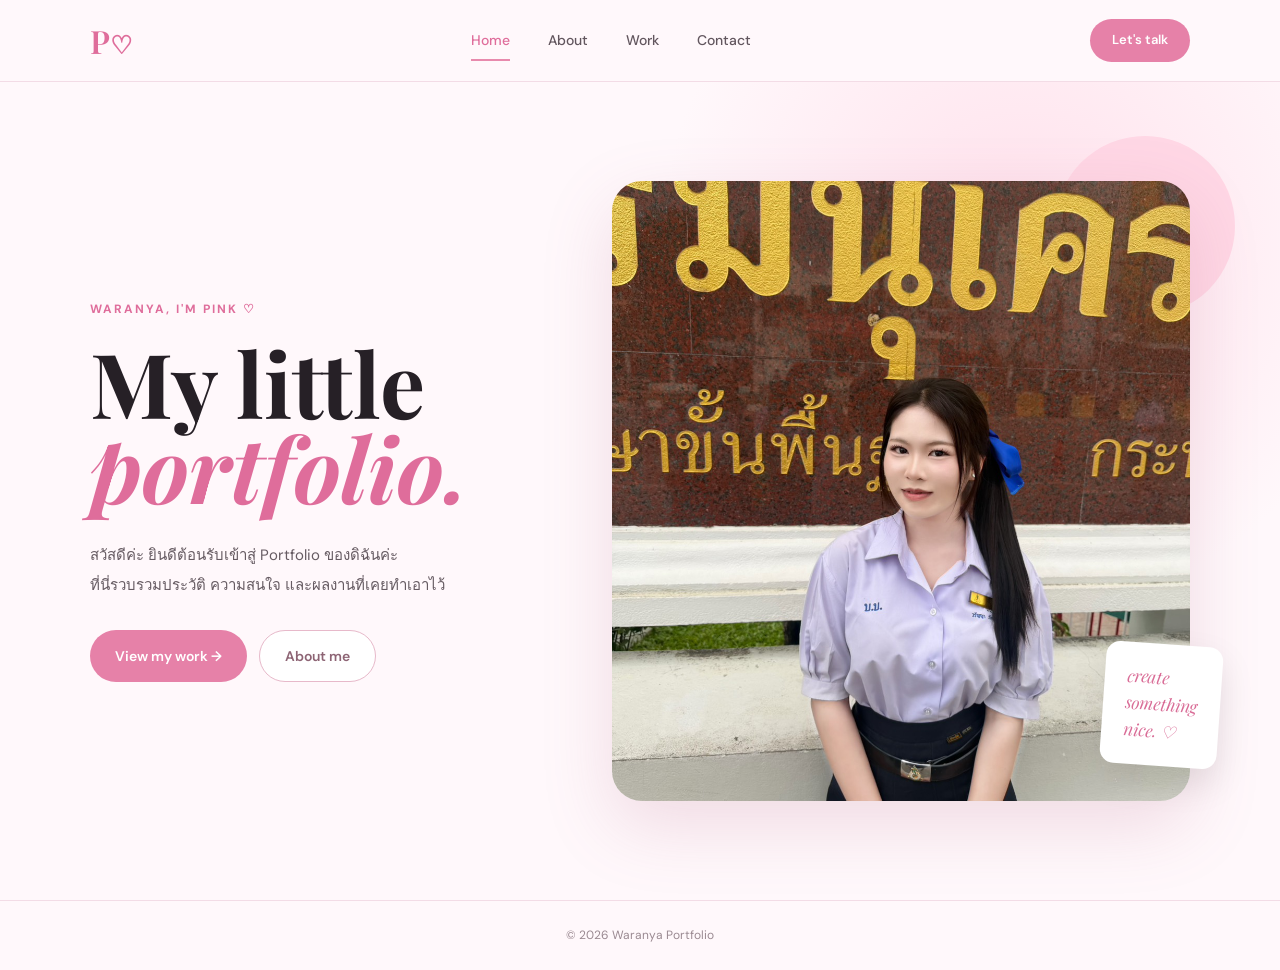
<file: index.html>
<!DOCTYPE html>
<html lang="th">

<head>
    <meta charset="UTF-8">
    <meta name="viewport" content="width=device-width, initial-scale=1.0">

    <title>Waranya | Portfolio</title>

    <link rel="stylesheet" href="style.css">

    <link rel="preconnect" href="https://fonts.googleapis.com">
    <link rel="preconnect" href="https://fonts.gstatic.com" crossorigin>

    <link href="https://fonts.googleapis.com/css2?family=DM+Sans:wght@400;500;600;700&family=Playfair+Display:ital,wght@0,600;1,600&display=swap" rel="stylesheet">
</head>

<body>

<header class="header">

    <a href="index.html" class="logo">
        P<span>♡</span>
    </a>

    <nav class="nav">
        <a href="index.html" class="active">Home</a>
        <a href="about.html">About</a>
        <a href="projects.html">Work</a>
        <a href="contact.html">Contact</a>
    </nav>

    <a href="contact.html" class="nav-btn">
        Let's talk
    </a>

</header>


<main>

    <section class="home-hero">

        <div class="home-content">

            <p class="eyebrow">
                WARANYA, I'M PINK ♡
            </p>

            <h1>
                My little
                <br>
                <em>portfolio.</em>
            </h1>

            <p class="home-description">
                สวัสดีค่ะ ยินดีต้อนรับเข้าสู่ Portfolio
                ของดิฉันค่ะ<br>
                ที่นี่รวบรวมประวัติ ความสนใจ
                และผลงานที่เคยทำเอาไว้
            </p>

            <div class="home-buttons">

                <a href="projects.html" class="btn pink-btn">
                    View my work →
                </a>

                <a href="about.html" class="btn white-btn">
                    About me
                </a>

            </div>

        </div>


        <div class="home-image">

            <div class="image-decoration"></div>

            <img src="S__74276878.jpg" alt="Waranya Portfolio">

            <div class="image-note">
                create<br>
                something<br>
                nice. ♡
            </div>

        </div>

    </section>

</main>


<footer>
    <p>© 2026 Waranya Portfolio</p>
</footer>

</body>
</html>
</file>
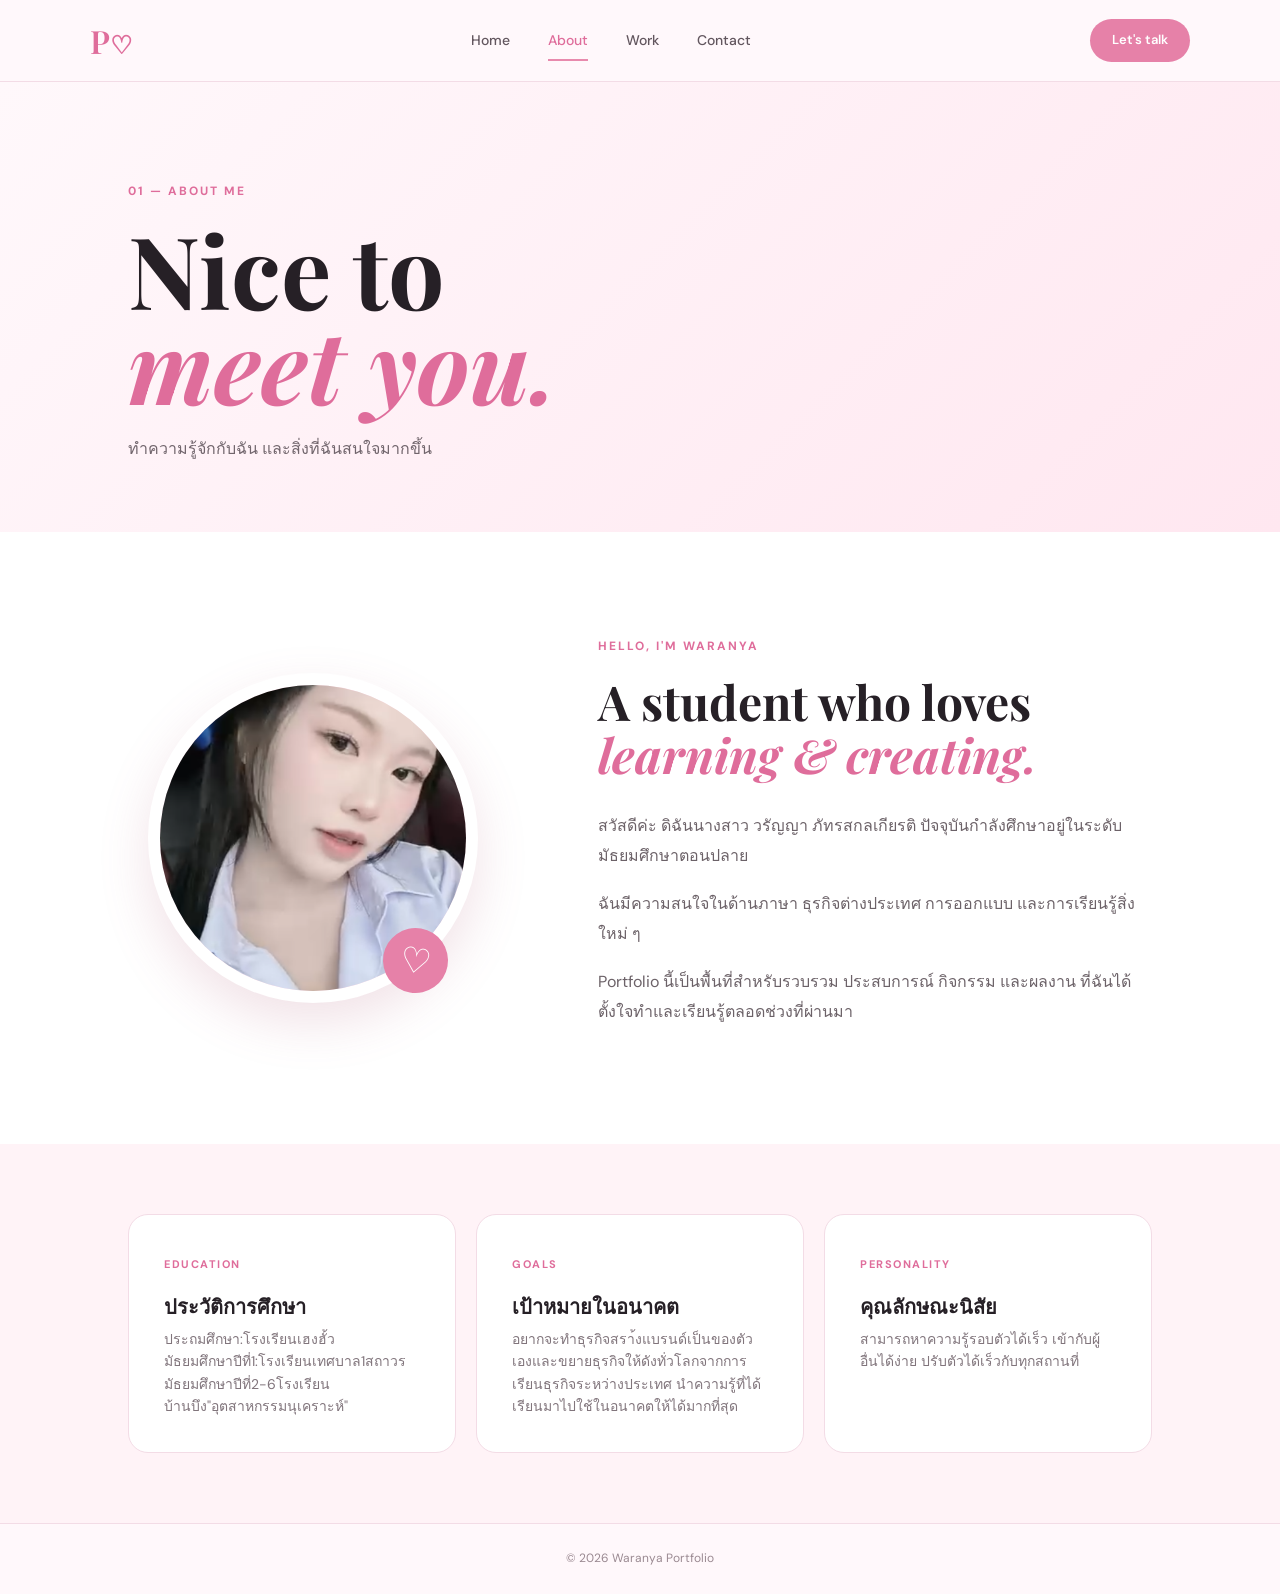
<file: about.html>
<!DOCTYPE html>
<html lang="th">

<head>
    <meta charset="UTF-8">
    <meta name="viewport" content="width=device-width, initial-scale=1.0">

    <title>About | Waranya</title>

    <link rel="stylesheet" href="style.css">

    <link rel="preconnect" href="https://fonts.googleapis.com">
    <link rel="preconnect" href="https://fonts.gstatic.com" crossorigin>

    <link href="https://fonts.googleapis.com/css2?family=DM+Sans:wght@400;500;600;700&family=Playfair+Display:ital,wght@0,600;1,600&display=swap" rel="stylesheet">
</head>

<body>

<header class="header">

    <a href="index.html" class="logo">
        P<span>♡</span>
    </a>

    <nav class="nav">
        <a href="index.html">Home</a>
        <a href="about.html" class="active">About</a>
        <a href="projects.html">Work</a>
        <a href="contact.html">Contact</a>
    </nav>

    <a href="contact.html" class="nav-btn">
        Let's talk
    </a>

</header>


<main>

    <section class="page-hero">

        <div>
            <p class="eyebrow">
                01 — ABOUT ME
            </p>

            <h1>
                Nice to
                <br>
                <em>meet you.</em>
            </h1>

            <p class="page-intro">
                ทำความรู้จักกับฉัน
                และสิ่งที่ฉันสนใจมากขึ้น
            </p>
        </div>

    </section>


    <section class="about-section">

        <div class="profile-area">

            <div class="profile-circle">

                <img src="profile.jpg" alt="Waranya">

            </div>

            <div class="profile-heart">
                ♡
            </div>

        </div>


        <div class="about-text">

            <span class="small-title">
                HELLO, I'M WARANYA
            </span>

            <h2>
                A student who loves
                <em>learning & creating.</em>
            </h2>

            <p>
                สวัสดีค่ะ ดิฉันนางสาว วรัญญา ภัทรสกลเกียรติ
                ปัจจุบันกำลังศึกษาอยู่ในระดับมัธยมศึกษาตอนปลาย
            </p>

            <p>
                ฉันมีความสนใจในด้านภาษา
                ธุรกิจต่างประเทศ การออกแบบ
                และการเรียนรู้สิ่งใหม่ ๆ
            </p>

            <p>
                Portfolio นี้เป็นพื้นที่สำหรับรวบรวม
                ประสบการณ์ กิจกรรม และผลงาน
                ที่ฉันได้ตั้งใจทำและเรียนรู้ตลอดช่วงที่ผ่านมา
            </p>

        </div>

    </section>


    <section class="info-section">

        <div class="info-box">

            <span>EDUCATION</span>

            <h3>
                ประวัติการศึกษา
            </h3>

            <p>ประถมศึกษา:โรงเรียนเฮงฮั้ว<p>
            <p>มัธยมศึกษาปีที่1:โรงเรียนเทศบาล1สถาวร<p>
            <p>มัธยมศึกษาปีที่2-6โรงเรียนบ้านบึง"อุตสาหกรรมนุเคราะห์"<p>
            </p>

        </div>


        <div class="info-box">

            <span>GOALS</span>

            <h3>
                เป้าหมายในอนาคต
            </h3>

            <p>
                อยากจะทำธุรกิจสรา้งแบรนด์เป็นของตัวเองและขยายธุรกิจให้ดังทั่วโลกจากการเรียนธุรกิจระหว่างประเทศ
                นำความรู้ที่ได้เรียนมาไปใช้ในอนาคตให้ได้มากที่สุด
            </p>

        </div>


        <div class="info-box">

            <span>PERSONALITY</span>

            <h3>
                คุณลักษณะนิสัย
            </h3>

            <p>
                สามารถหาความรู้รอบตัวได้เร็ว เข้ากับผู้อื่นได้ง่าย ปรับตัวได้เร็วกับทุกสถานที่
            </p>

        </div>

    </section>

</main>


<footer>
    <p>© 2026 Waranya Portfolio</p>
</footer>

</body>
</html>
</file>
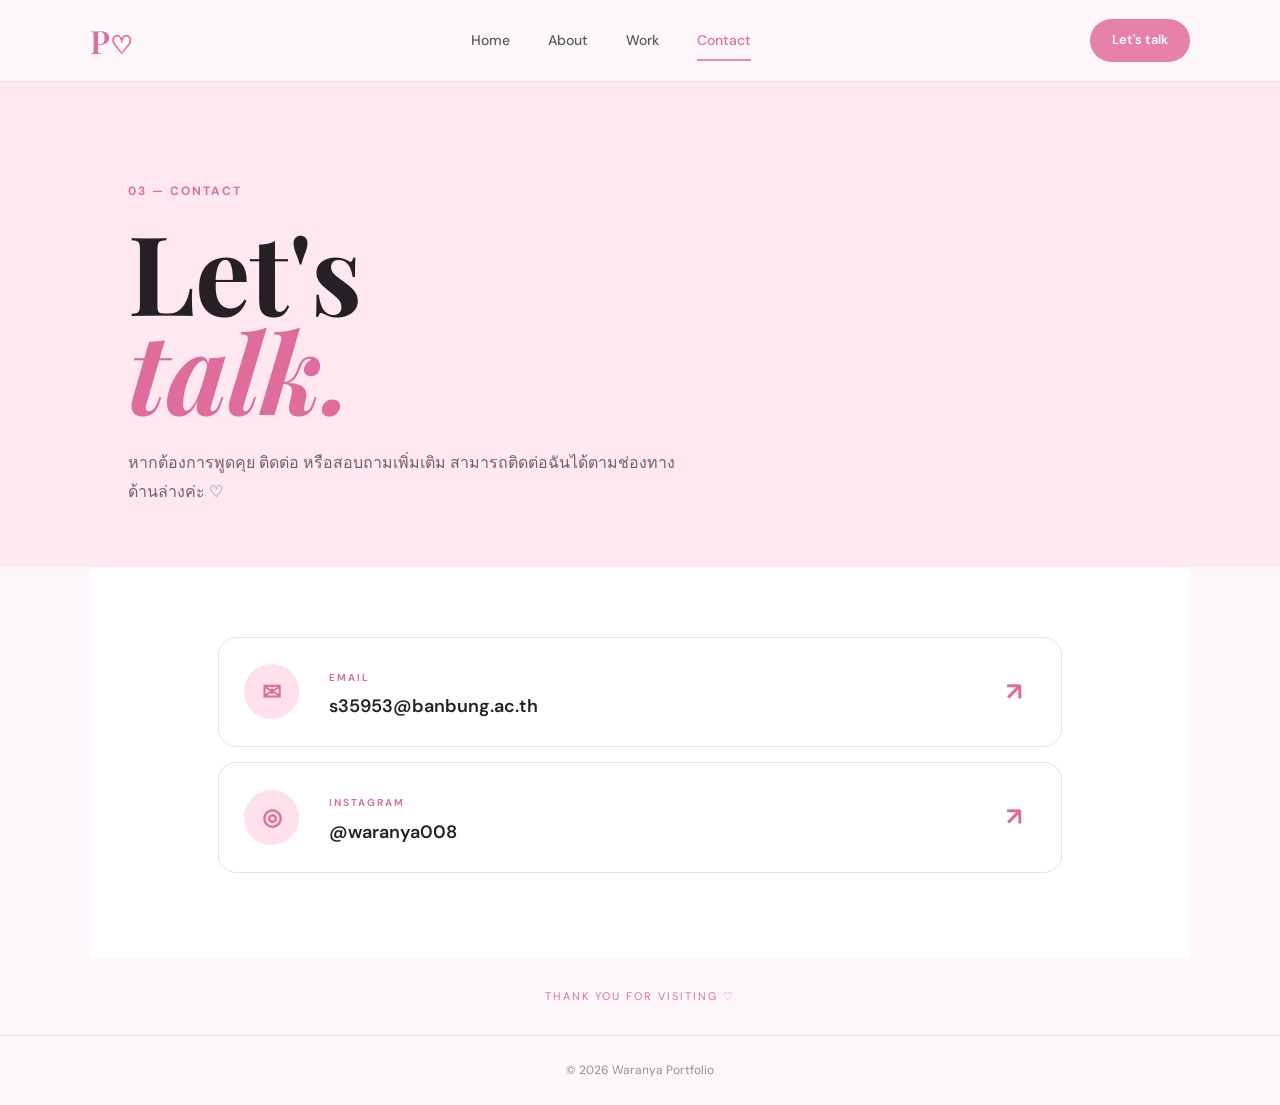
<file: contact.html>
<!DOCTYPE html>
<html lang="th">

<head>
    <meta charset="UTF-8">
    <meta name="viewport" content="width=device-width, initial-scale=1.0">

    <title>Contact | Waranya</title>

    <link rel="stylesheet" href="style.css">

    <link rel="preconnect" href="https://fonts.googleapis.com">
    <link rel="preconnect" href="https://fonts.gstatic.com" crossorigin>

    <link href="https://fonts.googleapis.com/css2?family=DM+Sans:wght@400;500;600;700&family=Playfair+Display:ital,wght@0,600;1,600&display=swap" rel="stylesheet">
</head>

<body>

<header class="header">

    <a href="index.html" class="logo">
        P<span>♡</span>
    </a>

    <nav class="nav">
        <a href="index.html">Home</a>
        <a href="about.html">About</a>
        <a href="projects.html">Work</a>
        <a href="contact.html" class="active">Contact</a>
    </nav>

    <a href="contact.html" class="nav-btn">
        Let's talk
    </a>

</header>


<main>

    <section class="contact-hero">

        <p class="eyebrow">
            03 — CONTACT
        </p>

        <h1>
            Let's
            <br>
            <em>talk.</em>
        </h1>

        <p>
            หากต้องการพูดคุย ติดต่อ หรือสอบถามเพิ่มเติม
            สามารถติดต่อฉันได้ตามช่องทางด้านล่างค่ะ ♡
        </p>

    </section>


    <section class="contact-section">


        <a href="mailto:your-email@gmail.com" class="contact-card">

            <div class="contact-icon">
                ✉
            </div>

            <div>
                <span>
                    EMAIL
                </span>

                <h2>
                    s35953@banbung.ac.th
                </h2>
            </div>

            <strong>
                ↗
            </strong>

        </a>


        <a href="#" class="contact-card">

            <div class="contact-icon">
                ◎
            </div>

            <div>
                <span>
                    INSTAGRAM
                </span>

                <h2>
                    @waranya008
                </h2>
            </div>

            <strong>
                ↗
            </strong>

        </a>



    </section>


    <div class="contact-bottom">
        <span>THANK YOU FOR VISITING ♡</span>
    </div>

</main>


<footer>
    <p>© 2026 Waranya Portfolio</p>
</footer>

</body>
</html>
</file>
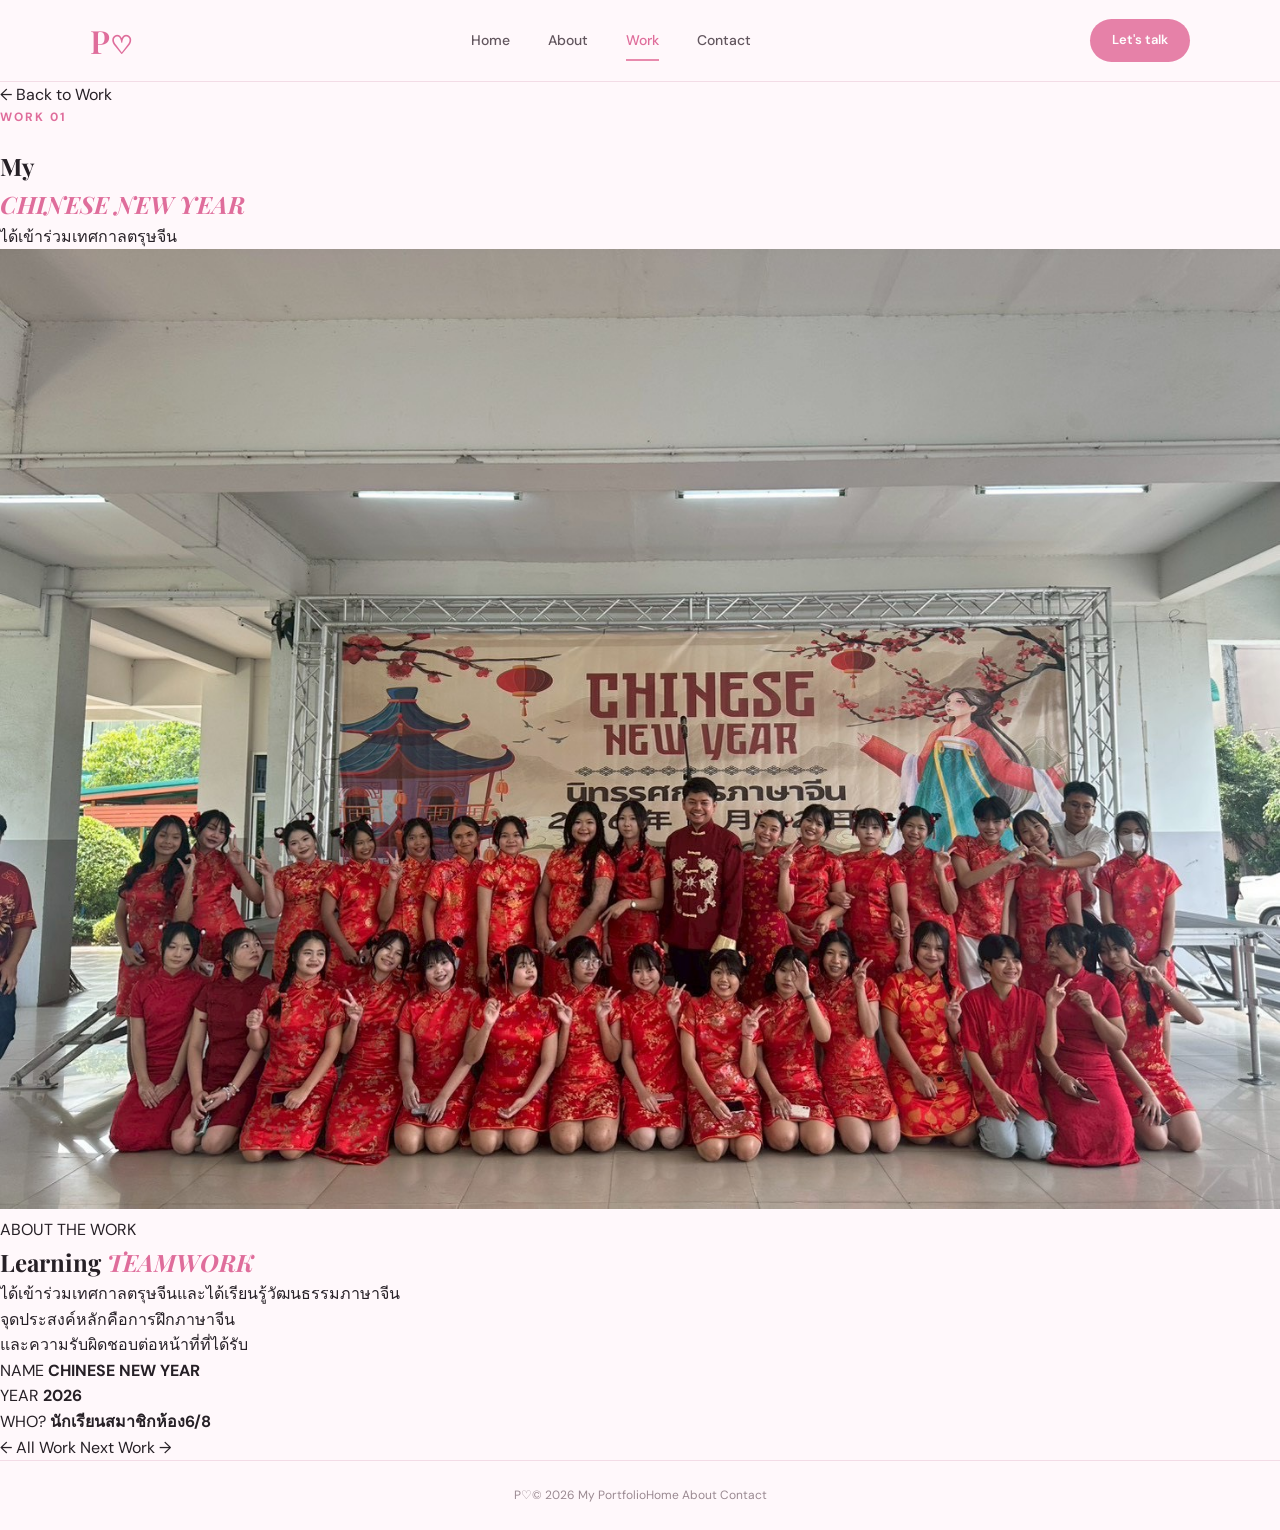
<file: project-1.html>
<!DOCTYPE html>
<html lang="th">

<head>

    <meta charset="UTF-8">
    <meta name="viewport" content="width=device-width, initial-scale=1.0">

    <title>WORK 01</title>

    <link rel="stylesheet" href="style.css">

    <link rel="preconnect" href="https://fonts.googleapis.com">
    <link rel="preconnect" href="https://fonts.gstatic.com" crossorigin>

    <link
        href="https://fonts.googleapis.com/css2?family=DM+Sans:wght@400;500;600;700&family=Playfair+Display:ital,wght@0,600;1,600&display=swap"
        rel="stylesheet">

</head>

<body>

<header class="header">

    <a href="index.html" class="logo">
        P<span>♡</span>
    </a>

    <nav class="nav">
        <a href="index.html">Home</a>
        <a href="about.html">About</a>
        <a href="projects.html" class="active">Work</a>
        <a href="contact.html">Contact</a>
    </nav>

    <a href="contact.html" class="nav-btn">
        Let's talk
    </a>

</header>


<main class="detail-page">

    <a href="projects.html" class="back">
        ← Back to Work
    </a>


    <section class="detail-header">

        <div class="eyebrow">
            WORK 01
        </div>

        <h1>
            My
            <br>
            <em>CHINESE NEW YEAR</em>
        </h1>

        <p>
            ได้เข้าร่วมเทศกาลตรุษจีน
        </p>

    </section>


    <a href="project-1.html" class="project-card">

            <div class="project-image">

                <img src="CHNY.jpg" alt="My First Website">

            </div>

    </section>


    <section class="detail-content">

        <div>

            <div class="section-label">
                ABOUT THE WORK
            </div>

            <h2>
                Learning 
                <em>TEAMWORK</em>
            </h2>

            <p>
                ได้เข้าร่วมเทศกาลตรุษจีนและได้เรียนรู้วัฒนธรรมภาษาจีน
            </p>

            <p>
                จุดประสงค์หลักคือการฝึกภาษาจีน<br>
                และความรับผิดชอบต่อหน้าที่ที่ได้รับ
            </p>

        </div>


        <aside>

            <div class="info-row">
                <span>NAME</span>
                <strong>CHINESE NEW YEAR</strong>
            </div>

            <div class="info-row">
                <span>YEAR</span>
                <strong>2026</strong>
            </div>

            <div class="info-row">
                <span>WHO?</span>
                <strong>นักเรียนสมาชิกห้อง6/8</strong>
            </div>

        </aside>

    </section>


    <div class="project-navigation">

        <a href="projects.html">
            ← All Work
        </a>

        <a href="project-2.html">
            Next Work →
        </a>

    </div>

</main>


<footer>

    <div class="footer-logo">
        P<span>♡</span>
    </div>

    <p>
        © 2026 My Portfolio
    </p>

    <div class="footer-links">
        <a href="index.html">Home</a>
        <a href="about.html">About</a>
        <a href="contact.html">Contact</a>
    </div>

</footer>


<script src="script.js"></script>

</body>
</html>
</file>
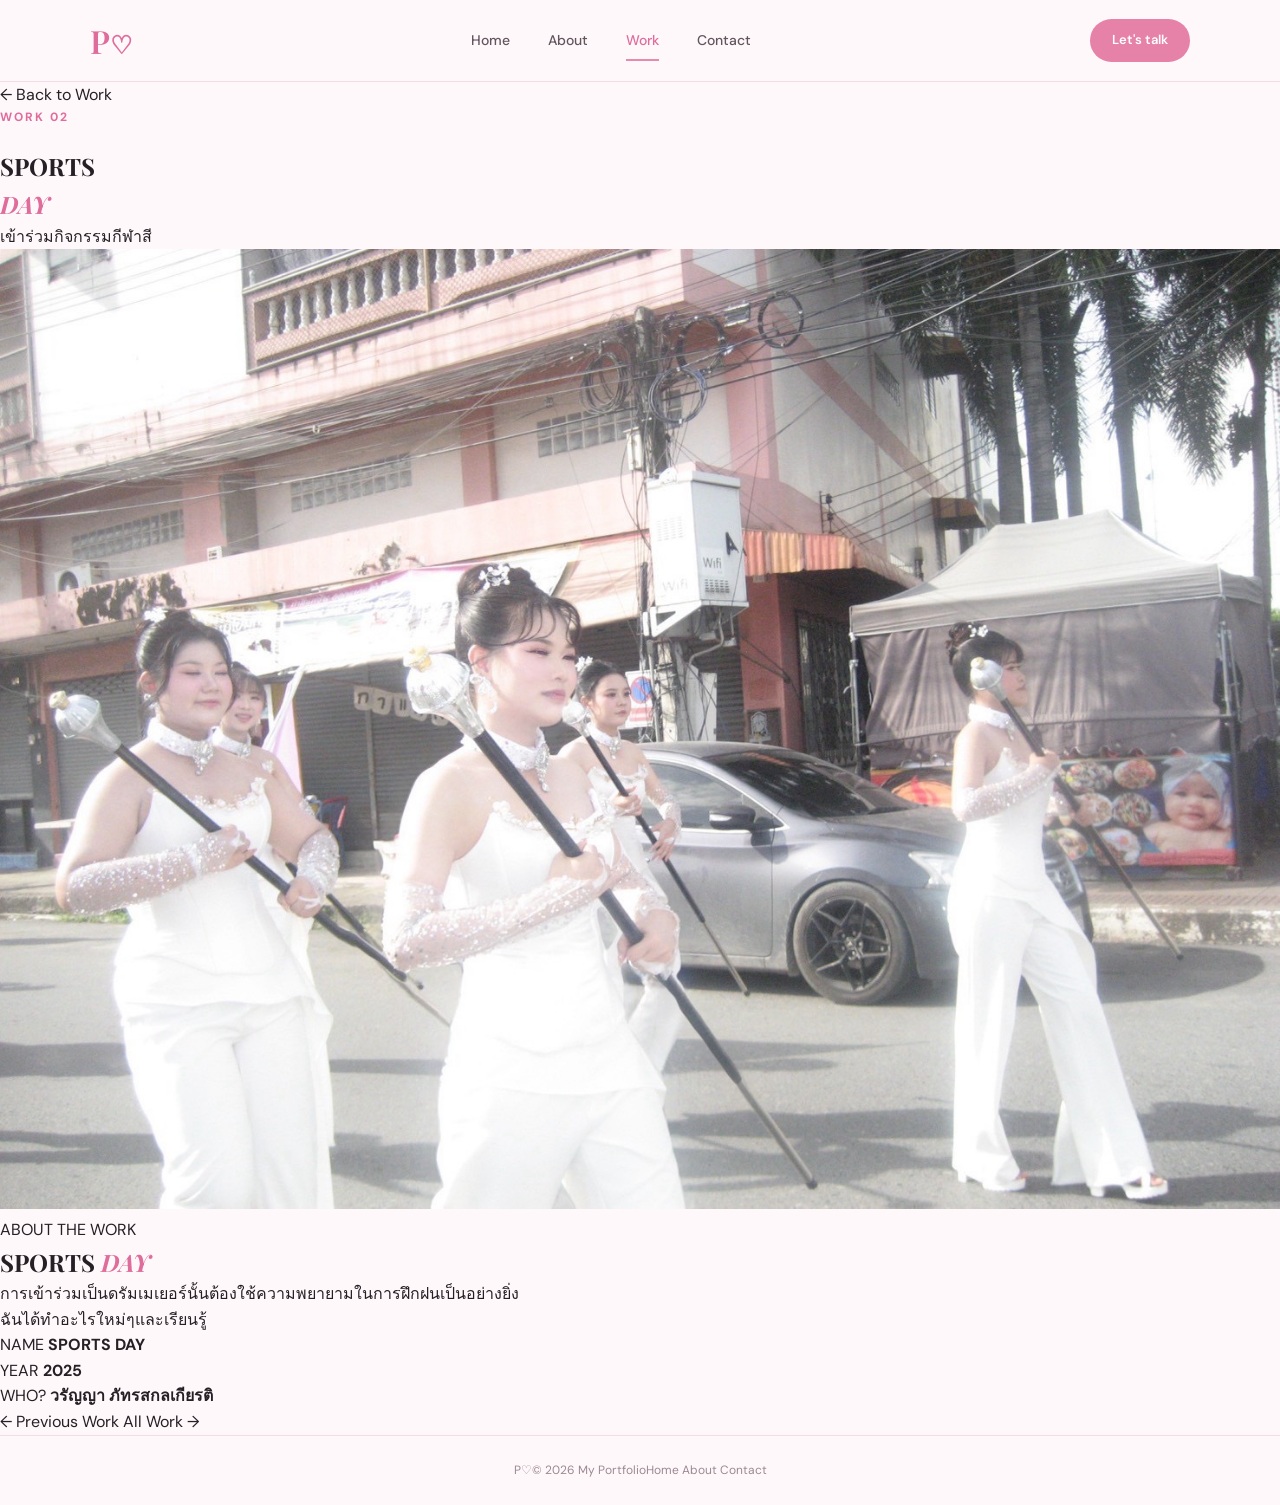
<file: project-2.html>
<!DOCTYPE html>
<html lang="th">

<head>

    <meta charset="UTF-8">
    <meta name="viewport" content="width=device-width, initial-scale=1.0">

    <title>WORK 02</title>

    <link rel="stylesheet" href="style.css">

    <link rel="preconnect" href="https://fonts.googleapis.com">
    <link rel="preconnect" href="https://fonts.gstatic.com" crossorigin>

    <link
        href="https://fonts.googleapis.com/css2?family=DM+Sans:wght@400;500;600;700&family=Playfair+Display:ital,wght@0,600;1,600&display=swap"
        rel="stylesheet">

</head>

<body>

<header class="header">

    <a href="index.html" class="logo">
        P<span>♡</span>
    </a>

    <nav class="nav">
        <a href="index.html">Home</a>
        <a href="about.html">About</a>
        <a href="projects.html" class="active">Work</a>
        <a href="contact.html">Contact</a>
    </nav>

    <a href="contact.html" class="nav-btn">
        Let's talk
    </a>

</header>


<main class="detail-page">

    <a href="projects.html" class="back">
        ← Back to Work
    </a>


    <section class="detail-header">

        <div class="eyebrow">
            WORK 02
        </div>

        <h1>
            SPORTS
            <br>
            <em>DAY</em>
        </h1>

        <p>
            เข้าร่วมกิจกรรมกีฬาสี
        </p>

    </section>


    <a href="project-2.html" class="project-card">

            <div class="project-image">

                <img src="OLYM.jpg" alt="Creative Project">

            </div>

    </section>


    <section class="detail-content">

        <div>

            <div class="section-label">
                ABOUT THE WORK
            </div>

            <h2>
                SPORTS
                <em>DAY</em>
            </h2>

            <p>
                การเข้าร่วมเป็นดรัมเมเยอร์นั้นต้องใช้ความพยายามในการฝึกฝนเป็นอย่างยิ่ง
            </p>

            <p>
                ฉันได้ทำอะไรใหม่ๆและเรียนรู้
            </p>

        </div>


        <aside>

            <div class="info-row">
                <span>NAME</span>
                <strong>SPORTS DAY</strong>
            </div>

            <div class="info-row">
                <span>YEAR</span>
                <strong>2025</strong>
            </div>

            <div class="info-row">
                <span>WHO?</span>
                <strong>วรัญญา ภัทรสกลเกียรติ</strong>
            </div>

        </aside>

    </section>


    <div class="project-navigation">

        <a href="project-1.html">
            ← Previous Work
        </a>

        <a href="projects.html">
            All Work →
        </a>

    </div>

</main>


<footer>

    <div class="footer-logo">
        P<span>♡</span>
    </div>

    <p>
        © 2026 My Portfolio
    </p>

    <div class="footer-links">
        <a href="index.html">Home</a>
        <a href="about.html">About</a>
        <a href="contact.html">Contact</a>
    </div>

</footer>


<script src="script.js"></script>

</body>
</html>
</file>
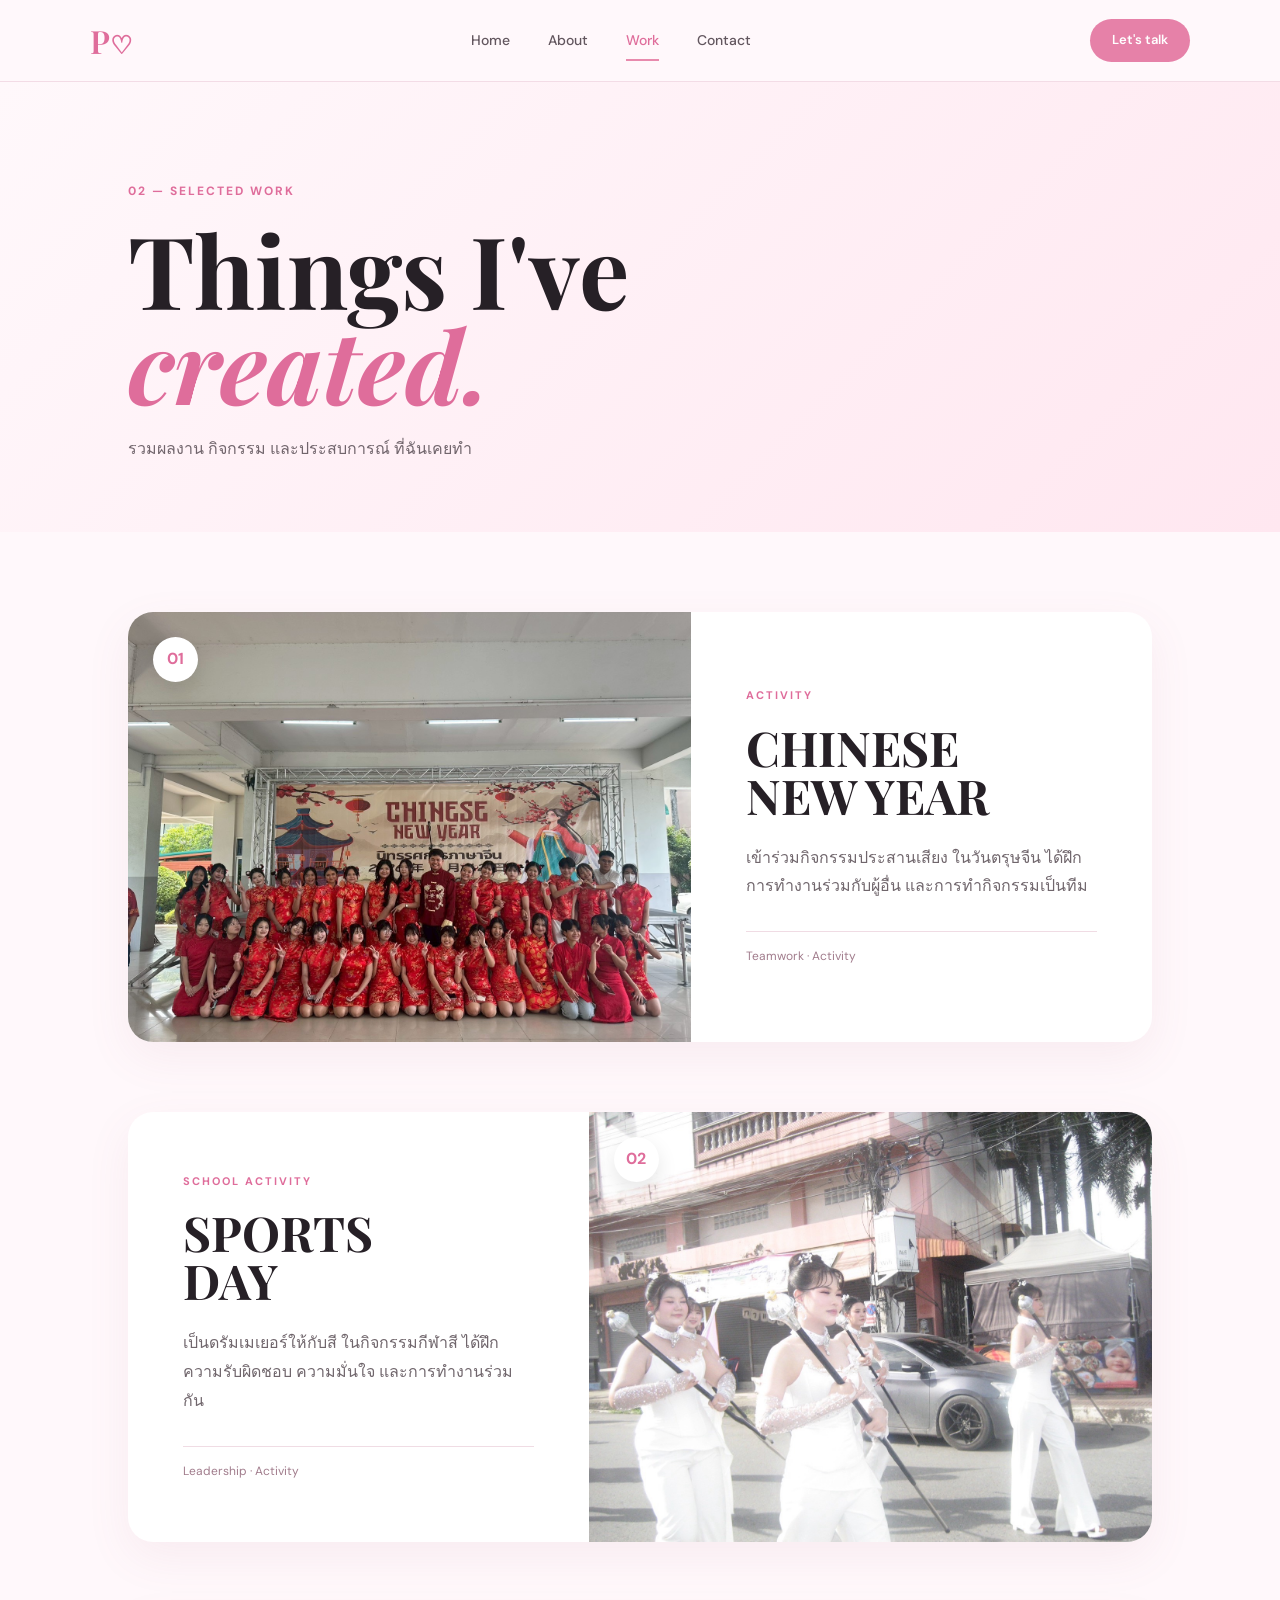
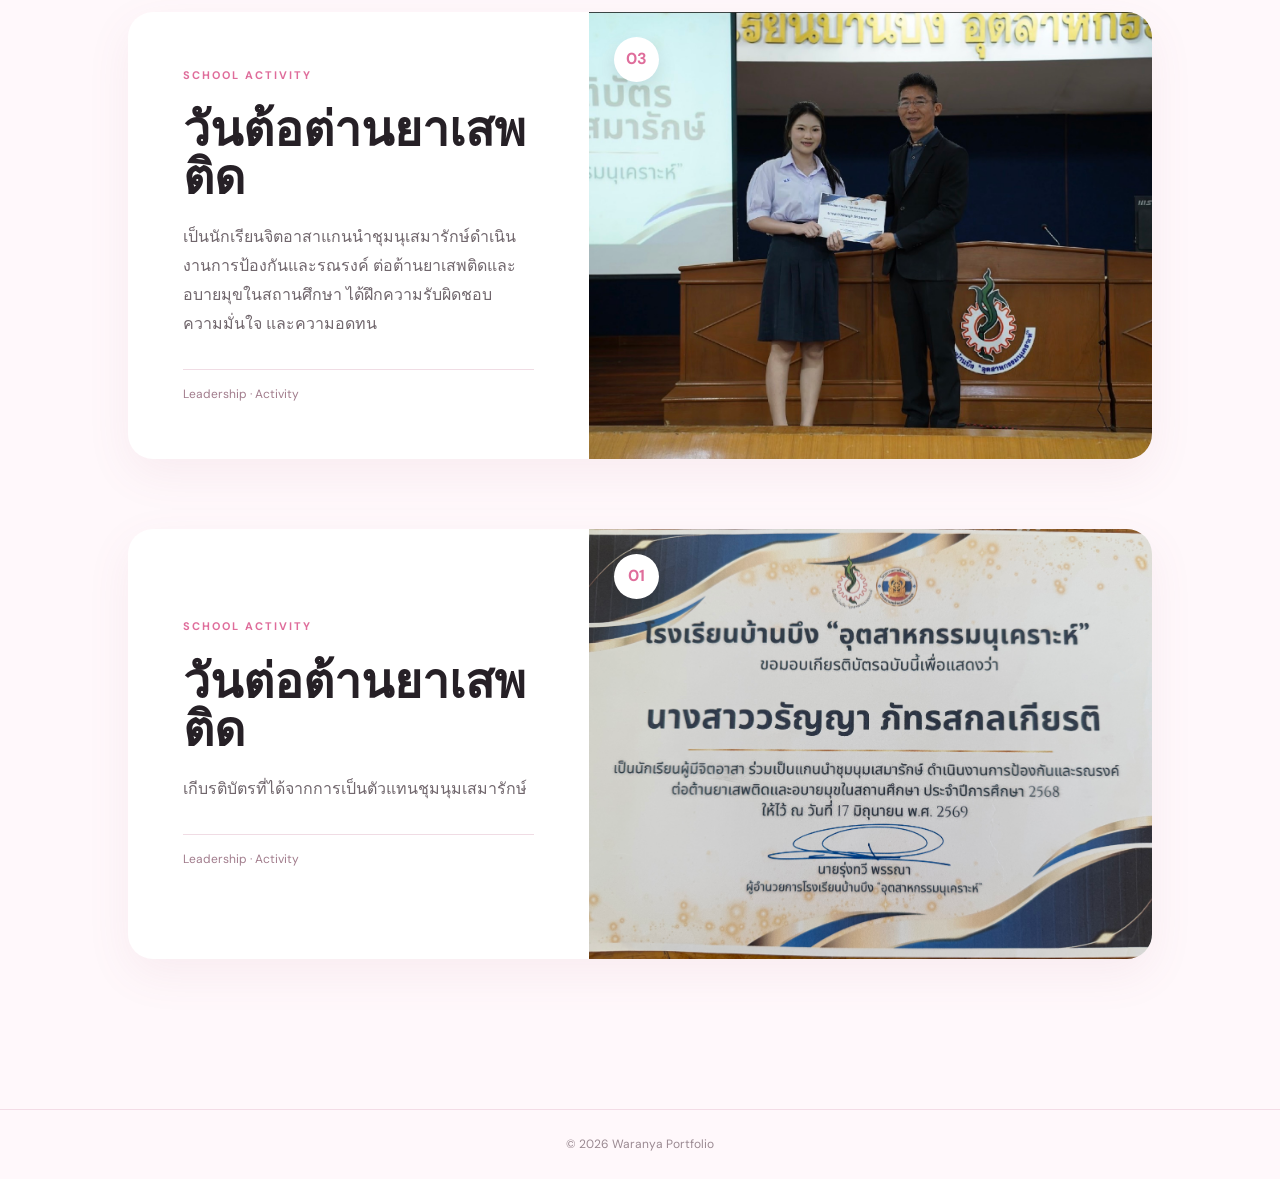
<file: projects.html>
<!DOCTYPE html>
<html lang="th">

<head>
    <meta charset="UTF-8">
    <meta name="viewport" content="width=device-width, initial-scale=1.0">

    <title>Work | Waranya</title>

    <link rel="stylesheet" href="style.css">

    <link rel="preconnect" href="https://fonts.googleapis.com">
    <link rel="preconnect" href="https://fonts.gstatic.com" crossorigin>

    <link href="https://fonts.googleapis.com/css2?family=DM+Sans:wght@400;500;600;700&family=Playfair+Display:ital,wght@0,600;1,600&display=swap" rel="stylesheet">
</head>

<body>

<header class="header">

    <a href="index.html" class="logo">
        P<span>♡</span>
    </a>

    <nav class="nav">
        <a href="index.html">Home</a>
        <a href="about.html">About</a>
        <a href="projects.html" class="active">Work</a>
        <a href="contact.html">Contact</a>
    </nav>

    <a href="contact.html" class="nav-btn">
        Let's talk
    </a>

</header>


<main>

    <section class="page-hero">

        <div>

            <p class="eyebrow">
                02 — SELECTED WORK
            </p>

            <h1>
                Things I've
                <br>
                <em>created.</em>
            </h1>

            <p class="page-intro">
                รวมผลงาน กิจกรรม และประสบการณ์
                ที่ฉันเคยทำ
            </p>

        </div>

    </section>


    <section class="work-section">


        <!-- WORK 1 -->

        <article class="work-card">

            <div class="work-image">

                <img src="CHNY.jpg" alt="Chinese New Year">

                <span class="work-number">
                    01
                </span>

            </div>

            <div class="work-content">

                <span class="work-category">
                    ACTIVITY
                </span>

                <h2>
                    CHINESE
                    <br>
                    NEW YEAR
                </h2>

                <p>
                    เข้าร่วมกิจกรรมประสานเสียง
                    ในวันตรุษจีน
                    ได้ฝึกการทำงานร่วมกับผู้อื่น
                    และการทำกิจกรรมเป็นทีม
                </p>

                <div class="work-line"></div>

                <span class="work-tag">
                    Teamwork · Activity
                </span>

            </div>

        </article>


        <!-- WORK 2 -->

        <article class="work-card reverse">

            <div class="work-image">

                <img src="OLYM.jpg" alt="Sports Day">

                <span class="work-number">
                    02
                </span>

            </div>

            <div class="work-content">

                <span class="work-category">
                    SCHOOL ACTIVITY
                </span>

                <h2>
                    SPORTS
                    <br>
                    DAY
                </h2>

                <p>
                    เป็นดรัมเมเยอร์ให้กับสี
                    ในกิจกรรมกีฬาสี
                    ได้ฝึกความรับผิดชอบ
                    ความมั่นใจ และการทำงานร่วมกัน
                </p>

                <div class="work-line"></div>

                <span class="work-tag">
                    Leadership · Activity
                </span>

            </div>

        </article>

        <!-- WORK 3 -->

        <article class="work-card reverse">

            <div class="work-image">

                <img src="IMG_1512.jpeg" alt="Sports Day">

                <span class="work-number">
                    03
                </span>

            </div>

            <div class="work-content">

                <span class="work-category">
                    SCHOOL ACTIVITY
                </span>

                <h2>
                    วันต้อต่านยาเสพติด
                </h2>

                <p>
                    เป็นนักเรียนจิตอาสาแกนนำชุมนุเสมารักษ์ดำเนินงานการป้องกันและรณรงค์
                    ต่อต้านยาเสพติดและอบายมุขในสถานศึกษา ได้ฝึกความรับผิดชอบ
                    ความมั่นใจ และความอดทน
                </p>

                <div class="work-line"></div>

                <span class="work-tag">
                    Leadership · Activity
                </span>

            </div>

        </article>

        <!-- CERTIFICATE -->

        <article class="work-card reverse">

            <div class="work-image">

                <img src="IMG_1511.jpeg" alt="Sports Day">

                <span class="work-number">
                    01
                </span>

            </div>

            <div class="work-content">

                <span class="work-category">
                    SCHOOL ACTIVITY
                </span>

                <h2>
                    วันต่อต้านยาเสพติด
                </h2>

                <p>
                    เกีบรติบัตรที่ได้จากการเป็นตัวแทนชุมนุมเสมารักษ์
                </p>

                <div class="work-line"></div>

                <span class="work-tag">
                    Leadership · Activity
                </span>

            </div>

        </article>


    </section>

</main>


<footer>
    <p>© 2026 Waranya Portfolio</p>
</footer>

</body>
</html>
</file>
<file: style.css>
/* ========================================
   RESET
======================================== */

* {
    margin: 0;
    padding: 0;
    box-sizing: border-box;
}

html {
    scroll-behavior: smooth;
}

body {
    font-family: "DM Sans", sans-serif;
    background: #fff8fb;
    color: #262026;
    line-height: 1.6;
}

a {
    color: inherit;
    text-decoration: none;
}

img {
    max-width: 100%;
}


/* ========================================
   HEADER
======================================== */

.header {
    width: 100%;
    height: 82px;

    padding: 0 7%;

    display: flex;
    align-items: center;
    justify-content: space-between;

    background: rgba(255, 248, 251, 0.96);

    border-bottom: 1px solid #f3dce6;

    position: relative;
    z-index: 100;
}

.logo {
    font-family: "Playfair Display", serif;

    font-size: 32px;
    font-weight: 600;

    color: #df6d9b;
}

.logo span {
    font-size: 25px;
}


.nav {
    display: flex;
    align-items: center;
    gap: 38px;
}

.nav a {
    position: relative;

    font-size: 14px;
    font-weight: 500;

    color: #62565e;

    transition: 0.3s;
}

.nav a:hover {
    color: #df6d9b;
}

.nav a.active {
    color: #df6d9b;
}

.nav a.active::after {
    content: "";

    position: absolute;

    left: 0;
    right: 0;
    bottom: -9px;

    height: 2px;

    background: #e88aad;
}

.nav-btn {
    padding: 11px 22px;

    background: #e681a8;
    color: white;

    border-radius: 30px;

    font-size: 13px;
    font-weight: 600;

    transition: 0.3s;
}

.nav-btn:hover {
    transform: translateY(-2px);
    background: #d96d97;
}


/* ========================================
   COMMON
======================================== */

.eyebrow {
    color: #df6d9b;

    font-size: 12px;
    font-weight: 700;

    letter-spacing: 2px;

    margin-bottom: 20px;
}

h1,
h2 {
    font-family: "Playfair Display", serif;
}

em {
    color: #df6d9b;
}


/* ========================================
   HOME
======================================== */

.home-hero {
    min-height: calc(100vh - 82px);

    padding: 60px 7%;

    display: grid;
    grid-template-columns: 0.9fr 1.1fr;

    align-items: center;
    gap: 50px;

    background:
        radial-gradient(
            circle at 80% 20%,
            #ffe0eb 0,
            transparent 30%
        );
}

.home-content {
    max-width: 580px;
}

.home-content h1 {
    font-size: clamp(58px, 7vw, 100px);
    line-height: 0.95;

    margin-bottom: 30px;
}

.home-description {
    color: #665b62;

    font-size: 15px;

    line-height: 2;

    margin-bottom: 30px;
}

.home-buttons {
    display: flex;
    gap: 12px;
}

.btn {
    display: inline-flex;

    align-items: center;
    justify-content: center;

    padding: 14px 25px;

    border-radius: 30px;

    font-size: 14px;
    font-weight: 600;

    transition: 0.3s;
}

.pink-btn {
    background: #e681a8;
    color: white;
}

.pink-btn:hover {
    background: #d96d97;
    transform: translateY(-3px);
}

.white-btn {
    background: white;

    border: 1px solid #e7b9ca;

    color: #8d6474;
}

.white-btn:hover {
    background: #ffe9f1;
}


/* ========================================
   HOME IMAGE
======================================== */

.home-image {
    position: relative;

    width: 100%;
    max-width: 650px;

    justify-self: end;
}

.home-image img {
    width: 100%;

    height: 620px;

    object-fit: cover;

    border-radius: 30px;

    display: block;

    position: relative;
    z-index: 2;

    box-shadow:
        0 25px 70px rgba(173, 88, 121, 0.18);
}

.image-decoration {
    position: absolute;

    width: 180px;
    height: 180px;

    background: #ffd7e5;

    border-radius: 50%;

    right: -45px;
    top: -45px;

    z-index: 1;
}

.image-note {
    position: absolute;

    z-index: 5;

    right: -30px;
    bottom: 35px;

    background: white;

    padding: 20px 22px;

    border-radius: 14px;

    color: #d96d97;

    font-family: "Playfair Display", serif;

    font-style: italic;

    font-size: 17px;

    transform: rotate(4deg);

    box-shadow:
        0 15px 35px rgba(0, 0, 0, 0.1);
}


/* ========================================
   PAGE HERO
======================================== */

.page-hero {
    padding: 100px 10% 70px;

    min-height: 360px;

    display: flex;
    align-items: center;

    background:
        linear-gradient(
            135deg,
            #fff8fb,
            #ffe7f0
        );
}

.page-hero h1 {
    font-size: clamp(60px, 8vw, 100px);

    line-height: 0.95;
}

.page-intro {
    margin-top: 25px;

    max-width: 500px;

    color: #71656c;
}


/* ========================================
   ABOUT
======================================== */

.about-section {
    padding: 100px 10%;

    display: grid;

    grid-template-columns: 0.8fr 1.2fr;

    align-items: center;

    gap: 100px;

    background: white;
}

.profile-area {
    position: relative;

    display: flex;

    justify-content: center;
}

.profile-circle {
    width: 330px;
    height: 330px;

    border-radius: 50%;

    overflow: hidden;

    background: #ffdce9;

    border: 12px solid #fff;

    box-shadow:
        0 20px 50px rgba(176, 92, 123, 0.18);
}

.profile-circle img {
    width: 100%;
    height: 100%;

    object-fit: cover;

    display: block;
}

.profile-heart {
    position: absolute;

    right: 50px;
    bottom: 10px;

    width: 65px;
    height: 65px;

    border-radius: 50%;

    display: flex;
    align-items: center;
    justify-content: center;

    background: #e681a8;
    color: white;

    font-size: 35px;

    transform: rotate(10deg);
}

.about-text {
    max-width: 650px;
}

.small-title {
    color: #df6d9b;

    font-size: 12px;

    font-weight: 700;

    letter-spacing: 2px;
}

.about-text h2 {
    font-size: 48px;

    line-height: 1.1;

    margin: 18px 0 30px;
}

.about-text p {
    color: #6c6268;

    margin-bottom: 17px;

    line-height: 1.9;
}


/* ========================================
   ABOUT INFO
======================================== */

.info-section {
    padding: 70px 10%;

    display: grid;

    grid-template-columns: repeat(3, 1fr);

    gap: 20px;

    background: #fff3f7;
}

.info-box {
    padding: 35px;

    background: white;

    border: 1px solid #f3dce6;

    border-radius: 20px;
}

.info-box span {
    color: #df6d9b;

    font-size: 11px;

    font-weight: 700;

    letter-spacing: 1.5px;
}

.info-box h3 {
    margin: 15px 0 5px;

    font-size: 20px;
}

.info-box p {
    color: #81757c;

    font-size: 14px;
}


/* ========================================
   WORK
======================================== */

.work-section {
    padding: 80px 10%;

    background: #fff8fb;
}

.work-card {
    max-width: 1100px;

    margin: 0 auto 70px;

    display: grid;

    grid-template-columns: 1.1fr 0.9fr;

    background: white;

    border-radius: 25px;

    overflow: hidden;

    box-shadow:
        0 15px 45px rgba(166, 87, 116, 0.08);
}

.work-card.reverse {
    grid-template-columns: 0.9fr 1.1fr;
}

.work-card.reverse .work-image {
    order: 2;
}

.work-image {
    min-height: 430px;

    position: relative;

    overflow: hidden;
}

.work-image img {
    width: 100%;
    height: 100%;

    object-fit: cover;

    display: block;

    transition: 0.5s;
}

.work-card:hover .work-image img {
    transform: scale(1.04);
}

.work-number {
    position: absolute;

    top: 25px;
    left: 25px;

    width: 45px;
    height: 45px;

    display: flex;

    align-items: center;
    justify-content: center;

    background: white;

    color: #df6d9b;

    border-radius: 50%;

    font-weight: 700;

    box-shadow:
        0 8px 20px rgba(0, 0, 0, 0.1);
}

.work-content {
    padding: 55px;

    display: flex;

    flex-direction: column;

    justify-content: center;
}

.work-category {
    color: #df6d9b;

    font-size: 11px;

    font-weight: 700;

    letter-spacing: 2px;
}

.work-content h2 {
    font-size: 48px;

    line-height: 1;

    margin: 18px 0 25px;
}

.work-content p {
    color: #70666c;

    line-height: 1.8;
}

.work-line {
    width: 100%;

    height: 1px;

    background: #f0dce4;

    margin: 30px 0 15px;
}

.work-tag {
    color: #a17c8c;

    font-size: 12px;
}


/* ========================================
   CONTACT
======================================== */

.contact-hero {
    padding: 100px 10% 60px;

    background: #ffe8f0;
}

.contact-hero h1 {
    font-size: clamp(65px, 9vw, 110px);

    line-height: 0.9;
}

.contact-hero > p:last-child {
    max-width: 550px;

    margin-top: 30px;

    color: #6e6269;

    line-height: 1.8;
}

.contact-section {
    padding: 70px 10%;

    background: white;

    max-width: 1100px;

    margin: auto;
}

.contact-card {
    display: grid;

    grid-template-columns: 65px 1fr 30px;

    align-items: center;

    gap: 20px;

    padding: 25px;

    margin-bottom: 15px;

    border: 1px solid #f1dbe4;

    border-radius: 18px;

    transition: 0.3s;
}

.contact-card:hover {
    background: #fff4f8;

    transform: translateX(5px);
}

.contact-icon {
    width: 55px;
    height: 55px;

    border-radius: 50%;

    display: flex;

    align-items: center;
    justify-content: center;

    background: #ffe0eb;

    color: #df6d9b;

    font-size: 23px;

    font-weight: 700;
}

.contact-card span {
    color: #df6d9b;

    font-size: 10px;

    font-weight: 700;

    letter-spacing: 2px;
}

.contact-card h2 {
    font-family: "DM Sans", sans-serif;

    font-size: 18px;

    margin-top: 4px;

    font-weight: 600;
}

.contact-card strong {
    color: #df6d9b;

    font-size: 25px;
}

.contact-bottom {
    text-align: center;

    padding: 30px;

    color: #df6d9b;

    font-size: 11px;

    letter-spacing: 2px;
}


/* ========================================
   FOOTER
======================================== */

footer {
    padding: 25px 7%;

    display: flex;

    justify-content: center;

    background: #fff8fb;

    border-top: 1px solid #f3dce6;

    color: #9a8991;

    font-size: 12px;
}


/* ========================================
   MOBILE
======================================== */

@media (max-width: 850px) {

    .header {
        height: auto;

        padding: 20px 5%;

        flex-wrap: wrap;

        gap: 18px;
    }

    .nav {
        order: 3;

        width: 100%;

        justify-content: center;

        gap: 22px;
    }

    .nav-btn {
        display: none;
    }


    /* HOME */

    .home-hero {
        padding: 60px 7%;

        grid-template-columns: 1fr;

        text-align: center;
    }

    .home-content {
        margin: auto;
    }

    .home-content h1 {
        font-size: 60px;
    }

    .home-buttons {
        justify-content: center;

        flex-wrap: wrap;
    }

    .home-image {
        justify-self: center;

        max-width: 450px;
    }

    .home-image img {
        height: 480px;
    }

    .image-note {
        right: -5px;
    }


    /* PAGE HERO */

    .page-hero {
        padding: 70px 7%;
    }


    /* ABOUT */

    .about-section {
        padding: 70px 7%;

        grid-template-columns: 1fr;

        gap: 50px;

        text-align: center;
    }

    .about-text {
        margin: auto;
    }

    .about-text h2 {
        font-size: 40px;
    }

    .profile-heart {
        right: 15%;
    }

    .info-section {
        padding: 50px 7%;

        grid-template-columns: 1fr;
    }


    /* WORK */

    .work-section {
        padding: 50px 6%;
    }

    .work-card,
    .work-card.reverse {
        grid-template-columns: 1fr;
    }

    .work-card.reverse .work-image {
        order: initial;
    }

    .work-image {
        min-height: 300px;
    }

    .work-content {
        padding: 35px;
    }

    .work-content h2 {
        font-size: 40px;
    }


    /* CONTACT */

    .contact-hero {
        padding: 70px 7%;
    }

    .contact-section {
        padding: 50px 7%;
    }

    .contact-card {
        grid-template-columns: 50px 1fr;

        gap: 15px;
    }

    .contact-icon {
        width: 45px;
        height: 45px;
    }

    .contact-card strong {
        display: none;
    }

    .contact-card h2 {
        font-size: 15px;
        word-break: break-word;
    }

}


@media (max-width: 480px) {

    .nav {
        gap: 15px;
    }

    .nav a {
        font-size: 12px;
    }

    .home-content h1 {
        font-size: 50px;
    }

    .home-image img {
        height: 400px;
    }

    .profile-circle {
        width: 260px;
        height: 260px;
    }

}
</file>
